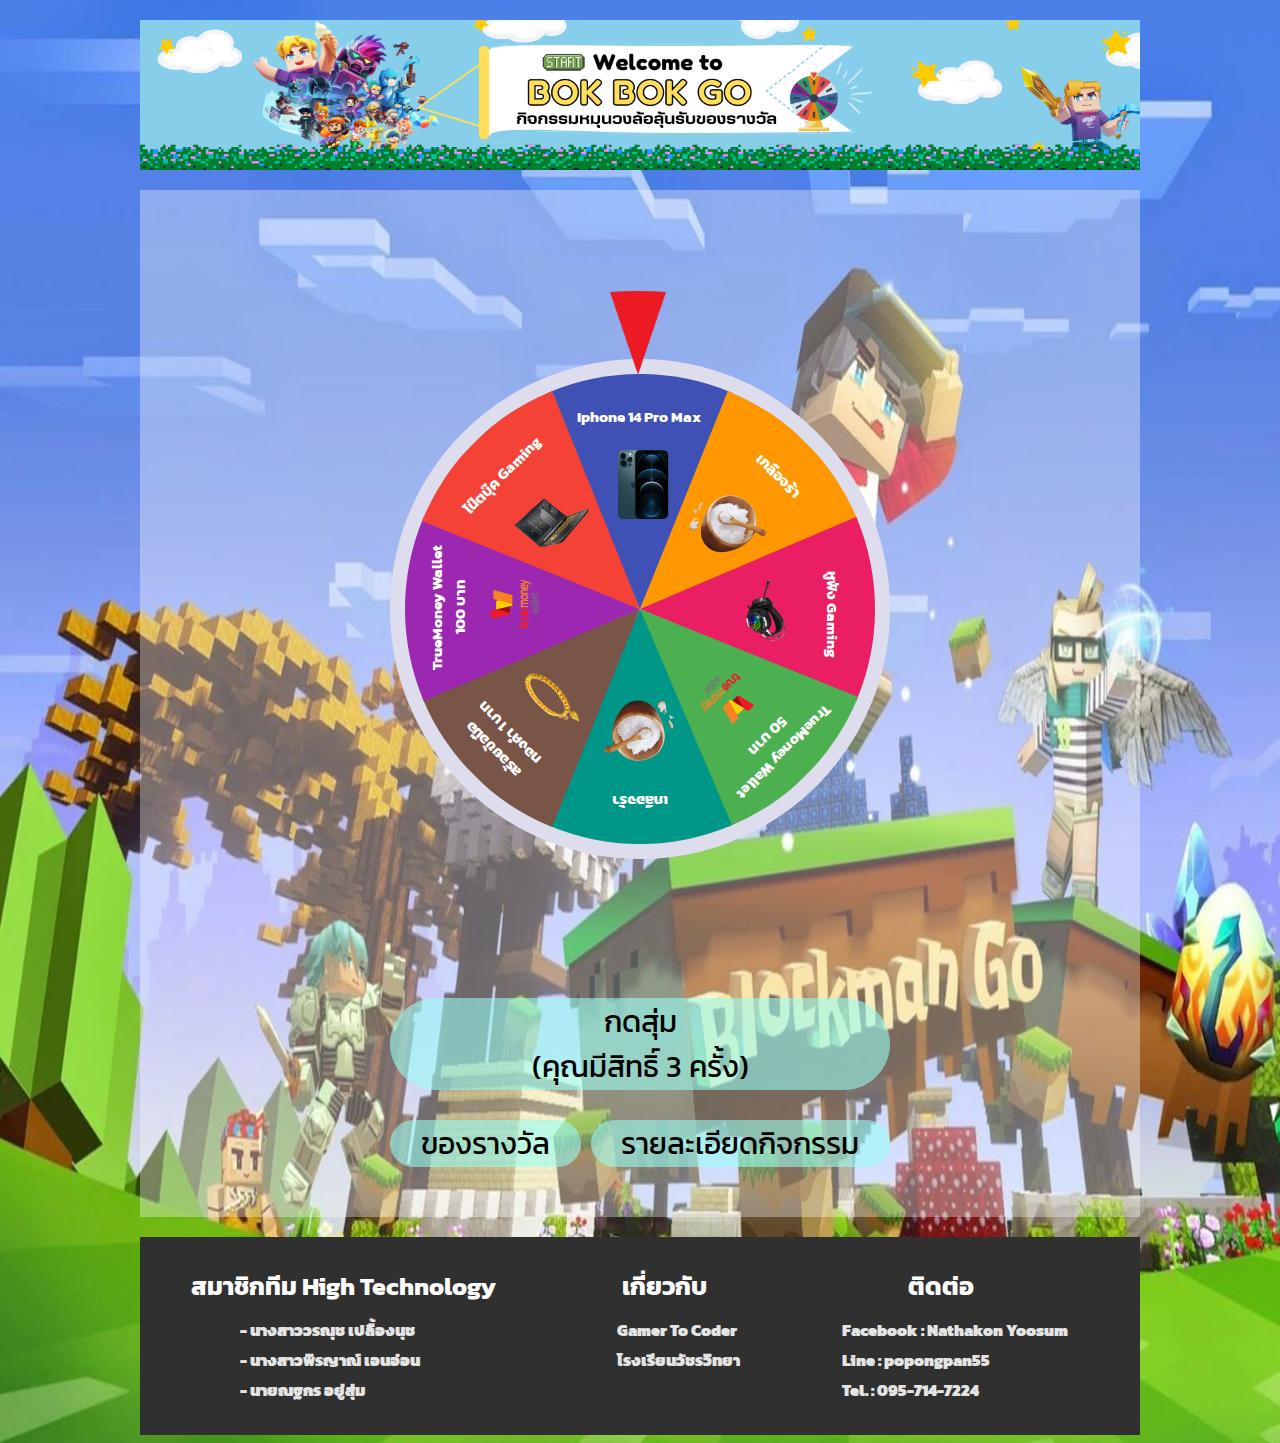
<file: bokbokgo/index.html>
<html lang="en">

<head>
    <meta charset="UTF-8">
    <meta name="viewport" content="width=device-width, initial-scale=1.0">
    <title>กิจกรรมBok Bok GO หมุนวงล้อลุ้นรับของรางวัล</title>
    <link rel="stylesheet" href="css/css.css">
    <link rel="preconnect" href="https://fonts.googleapis.com">
    <link rel="preconnect" href="https://fonts.gstatic.com" crossorigin>
    <link href="https://fonts.googleapis.com/css2?family=Kanit:wght@300&display=swap" rel="stylesheet">
</head>

<body style="background-image: url('image/backgrond.jpg');background-size: 1600px 1500px">
    <div class="contain" align="center">
        <header>
            <img src="image/banner.png" width="1000px" height="150px">
        </header>

        <main>
            <div class="spinwheel">
                <div class="container">
                    <div class="one">
                        <font id="font1">Iphone 14 Pro Max</font>
                        <img id="pic1" src="image/iphone14.png" width="75px" height="75px">
                    </div>
                    <div class="two">
                        <font id="font2">เกลือจร้า</font>
                        <img id="pic2" src="image/salt.png" width="75px" height="75px">
                    </div>
                    <div class="three">
                        <font id="font3">หูฟัง Gaming</font>
                        <img id="pic3" src="image/headphone.png" width="75px" height="75px">
                    </div>
                    <div class="four">
                        <font id="font4">TrueMoney Wallet
                            <br>50 บาท</font>
                        <img id="pic4" src="image/truemoneywallet.png" width="75px" height="75px">
                    </div>

                    <div class="five">
                        <font id="font5">เกลือจร้า</font>
                        <img id="pic5" src="image/salt.png" width="75px" height="75px">
                    </div>
                    <div class="six">
                        <font id="font6">สร้อยข้อมือ<br>ทองคำ 1 บาท</font>
                        <img id="pic6" src="image/gold.png" width="75px" height="75px">
                    </div>
                    <div class="seven">
                        <font id="font7">TrueMoney Wallet<br>100 บาท</font>
                        <img id="pic7" src="image/truemoneywallet.png" width="75px" height="75px">
                    </div>
                    <div class="eight ">
                        <font id="font8">โน๊ตบุ๊ค Gaming</font>
                        <img id="pic8" src="image/notebook.png" width="75px" height="75px">
                    </div>
                </div>
                <img src="image/spin.png" class="arrow ">
            </div>

            <div class="popup" id="pitem2">
                <button id="close1">&times;</button>
                <h2 id="award">ของรางวัล</h2>
                <ol class="prize">
                    <li id="aa">
                        <b>- Iphone 14 Pro Max</b></li>
                    <li id="bb">
                        <b>- สร้อยข้อมือทองคำ 1 บาท</b></li>
                    <li id="cc">
                        <b>- โน๊ตบุ๊ค Gaming</b></li>
                    <li id="dd">
                        <b>- หูฟัง Gaming</b></li>
                    <li id="ee">
                        <b>- TrueMoney Wallet 100 บาท</b></li>
                    <li id="ff">
                        <b>- TrueMoney Wallet 50 บาท</b></li>
                    <!--<img id="dec1" src="image/gold.png " width="75px" height="75px">-->
            </div>
            <div class="popup" id="pitem3">
                <button id="close2">&times;</button>
                <h2 id="detail"><b>รายละเอียดกิจกรรม</b></h2>
                <ol class="rule">
                    <li id="rule1"><b>- คุณมีสิทธิ์ 3 ครั้งในการสุ่มวงล้อ</b></li>
                    <li id="rule2"><b>- ของรางวัลที่ได้จะส่งถึงภายในวันที่ 1 ธันวาคม 2565</b></li>
                    <li id="rule3"><b>- สามารถเข้าร่วมกิจกรรมได้ตั้งเเต่วันนี้จนถึงวันที่ 31 ตุลาคม 2565<b></li>
                </ol>

            </div>
            <div class="containB">
                <button class="item1" id="spin">กดสุ่ม <br>(คุณมีสิทธิ์ 3 ครั้ง)</button>
                <button class="item2 ">ของรางวัล</button>
                <button class="item3 ">รายละเอียดกิจกรรม</button>
            </div>

        </main>


        <footer>
            <div class="card1">
                <h1 id="namemem">สมาชิกทีม High Technology</h1>
                <ol id="members">
                    <li><a href="https://www.facebook.com/woranuch.pinkz" target="_blank">- นางสาววรณุช เปลื้องนุช </a></li>
                    <li><a href="https://www.facebook.com/piraya08" target="_blank">- นางสาวพิรญาณ์ เอนอ่อน </a></li>
                    <li><a href="https://www.facebook.com/nathakon.yoosum" target="_blank">- นายณฐกร อยู่สุ่ม </a></li>
                </ol>
            </div>
            <div class="card2">
                <h1 id="about">เกี่ยวกับ</h1>
                <ol id="bout1">
                    <li><a href="https://gamertocoder.garena.co.th/?fbclid=IwAR04CAaP9JaGS25OvrfkzyFIGDRGamxglKVDeBlNrQ8PBGS8HH5Bxf2oZDI" target="_blank">Gamer To Coder</a></li>
                    <li><a href="https://www.wr.ac.th/" target="_blank">โรงเรียนวัชรวิทยา</a></li>

                </ol>
            </div>
            <div class="card3">
                <h1 id="cont">ติดต่อ</h1>
                <ol id="contract">
                    <li>Facebook : Nathakon Yoosum</li>
                    <li>Line : popongpan55</li>
                    <li>Tel. : 095-714-7224</li>
                </ol>
            </div>
        </footer>
    </div>


    <script src="script/script.js "></script>

</body>

</html>
</file>
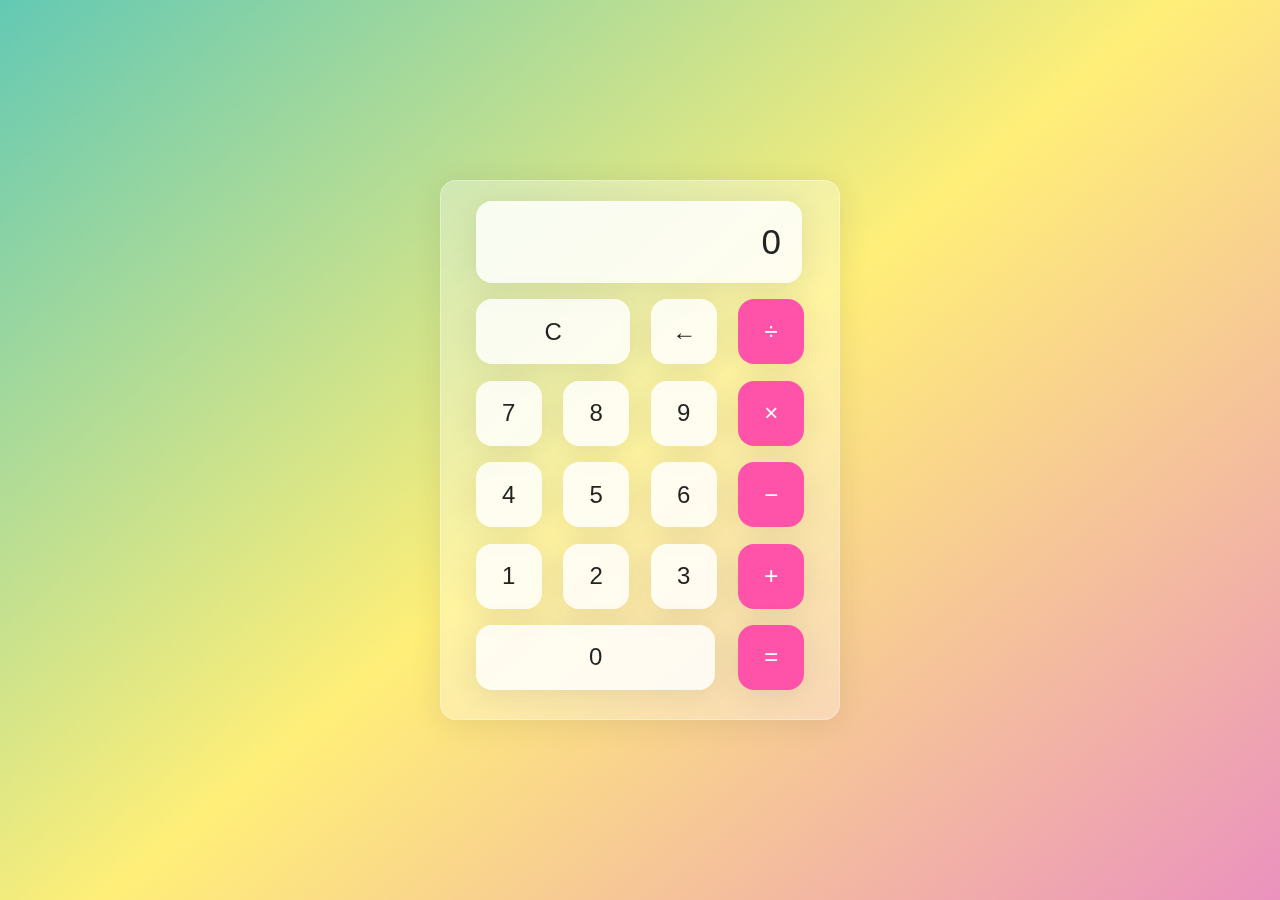
<file: calculator/index.html>
<!DOCTYPE html>
<html lang="en">
<head>
    <meta charset="UTF-8">
    <meta name="viewport" content="width=device-width, initial-scale=1.0">
    <link rel="stylesheet" href="style.css">
    <title>Calculator</title>
</head>
<body>
    <div class="wrapper">
        <section class="screen">
            0
        </section>

        <section class="calc-buttons">
            <div class="calc-button-row">
                <button class="calc-button double">
                    C
                </button>
                <button class="calc-button">
                    &larr;
                </button>
                <button class="calc-button">
                    &divide;
                </button>
            </div>

            <div class="calc-button-row">
                <button class="calc-button">
                    7
                </button>
                <button class="calc-button">
                    8
                </button>
                <button class="calc-button">
                    9
                </button>
                <button class="calc-button">
                    &times;
                </button>
            </div>

            <div class="calc-button-row">
                <button class="calc-button">
                    4
                </button>
                <button class="calc-button">
                    5
                </button>
                <button class="calc-button">
                    6
                </button>
                <button class="calc-button">
                    &minus;
                </button>
            </div>

            <div class="calc-button-row">
                <button class="calc-button">
                    1
                </button>
                <button class="calc-button">
                    2
                </button>
                <button class="calc-button">
                    3
                </button>
                <button class="calc-button">
                    &plus;
                </button>
            </div>

            <div class="calc-button-row">
                <button class="calc-button triple">
                    0
                </button>
                <button class="calc-button">
                    &equals;
                </button>
            </div>
        </section>
    </div>






    <script src="script.js"></script>
</body>
</html>
</file>
<file: bokbokgo/css/css.css>
* {
                box-sizing: border-box;
                font-family: 'Kanit', sans-serif;
            }
            
            body {
                padding: 0;
            }
            
            .spinwheel {
                margin: 0;
                padding: 0;
                align-items: center;
                justify-content: center;
                height: 82vh;
                overflow: hidden;
                display: flex;
            }
            
            .container {
                width: 500px;
                height: 500px;
                background-color: #ccc;
                border-radius: 50%;
                border: 15px solid #dde;
                position: relative;
                overflow: hidden;
                transition: 5s;
            }
            
            .container div {
                height: 50%;
                width: 200px;
                position: absolute;
                clip-path: polygon(100% 0, 50% 100%, 0 0);
                transform: translateX(-50%);
                transform-origin: bottom;
                text-align: center;
                display: flex;
                align-items: center;
                justify-content: center;
                font-size: 20px;
                font-weight: bold;
                font-family: sans-serif;
                color: #fff;
                left: 135px;
            }
            
            .container .one {
                background-color: #3f51b5;
                left: 50%;
            }
            
            .container .two {
                background-color: #ff9800;
                transform: rotate(45deg);
            }
            
            .container .three {
                background-color: #e91e63;
                transform: rotate(90deg);
            }
            
            .container .four {
                background-color: #4caf50;
                transform: rotate(135deg);
            }
            
            .container .five {
                background-color: #009688;
                transform: rotate(180deg);
            }
            
            .container .six {
                background-color: #795548;
                transform: rotate(225deg);
            }
            
            .container .seven {
                background-color: #9c27b0;
                transform: rotate(270deg);
            }
            
            .container .eight {
                background-color: #f44336;
                transform: rotate(315deg);
            }
            
            .arrow {
                position: absolute;
                top: 0;
                left: 40%;
                transform: translateX(-50%);
            }
            
            .arrow::before {
                content: "\1F817";
                font-size: 50px;
            }
            
            .contain {
                width: 0 40%;
            }
            
            header h1 {
                text-align: center;
            }
            
            .item1 {
                grid-area: b1;
                cursor: pointer;
            }
            
            .item2 {
                grid-area: b2;
            }
            
            .item3 {
                grid-area: b3;
            }
            
            .containB {
                display: grid;
                grid-template-areas: 'b1 b1' 'b2 b3';
                gap: 10px;
                width: 500px;
            }
            
            .containB button {
                padding: 1px;
                font-size: 30px;
                border-radius: 80px;
                background-color: #98fff593;
                border: none;
                margin-top: 20px;
            }
            
            .containB button:hover {
                opacity: 0.5;
            }
            
            .containB button:active {
                transform: translateY(4px);
            }
            
            .arrow {
                width: 60px;
                height: 90px;
                transform: rotate(0deg);
                top: 32%;
                left: 47.5%;
                /* animation: arrow-load 2s infinite; */
            }
            
            @keyframes Aarrow {
                0% {
                    translate: 0px 0px;
                }
                50% {
                    translate: 0px 30px;
                }
                0% {
                    translate: 0px 0px;
                }
            }
            
            #font1 {
                font-size: 15px;
                margin-bottom: 150px;
                margin-right: -20px;
                margin-left: -23px;
            }
            
            #pic1 {
                margin-bottom: 15px;
                margin-left: -75px;
            }
            
            #font2 {
                font-size: 15px;
                margin-bottom: 150px;
                margin-right: -65px;
                margin-left: 15px;
            }
            
            #pic2 {
                margin-bottom: 15px;
                margin-left: -3px;
            }
            
            #font3 {
                font-size: 15px;
                margin-bottom: 150px;
                margin-right: -65px;
                margin-left: 0px;
            }
            
            #pic3 {
                margin-bottom: 15px;
                margin-left: -20px;
            }
            
            #font4 {
                font-size: 15px;
                margin-bottom: 150px;
                margin-right: -65px;
                margin-left: -25px;
            }
            
            #pic4 {
                margin-bottom: 15px;
                margin-left: -34px;
            }
            
            #font5 {
                font-size: 15px;
                margin-bottom: 150px;
                margin-right: -65px;
                margin-left: 10px;
            }
            
            #pic5 {
                margin-bottom: 15px;
                margin-left: 0px;
            }
            
            #font6 {
                font-size: 15px;
                margin-bottom: 150px;
                margin-right: -65px;
                margin-left: 0px;
            }
            
            #pic6 {
                margin-bottom: 15px;
                margin-left: -19px;
            }
            
            #font7 {
                font-size: 15px;
                margin-bottom: 150px;
                margin-right: -65px;
                margin-left: -20px;
            }
            
            #pic7 {
                margin-bottom: 15px;
                margin-left: -34px;
            }
            
            #font8 {
                font-size: 15px;
                margin-bottom: 150px;
                margin-right: -65px;
                margin-left: -15px;
            }
            
            #pic8 {
                margin-bottom: 15px;
                margin-left: -20px;
                transform: rotate(5deg);
            }
            
            .popup {
                background-color: #96fbfb;
                width: 600px;
                height: 600px;
                padding: 30px 40px;
                position: absolute;
                transform: translate(-50%, -50%);
                left: 50%;
                top: 90%;
                border: 5px solid #ffffff;
                border-radius: 100px;
                font-family: "Poppins", sans-serif;
                display: none;
                text-align: center;
            }
            /*กากบาท*/
            
            .popup button {
                display: block;
                margin: 0 0 -15px auto;
                background-color: transparent;
                font-size: 40px;
                color: #010101;
                border: none;
                outline: none;
                cursor: pointer;
            }
            
            .popup ol {
                font-size: 14px;
                /* text-align: justify; */
                /* margin: 20px 0;
    line-height: 25px; */
            }
            
            footer {
                width: 1000px;
                margin-top: 20px;
                background-color: rgb(48, 48, 48);
                grid-template-areas: 'c1 c2 c3';
                gap: 10px;
                display: grid;
                padding: 20px;
            }
            
            footer li {
                color: rgb(228, 228, 228);
            }
            
            footer h1 {
                font-size: 25px;
                color: white;
                margin: 0;
                vertical-align: middle;
            }
            
            footer ol {
                list-style-type: none;
                text-align: left;
            }
            
            footer a {
                text-decoration: none;
                background-color: none;
                color: rgb(228, 228, 228);
                ;
            }
            
            .card1 {
                grid-area: c1;
            }
            
            .card2 {
                grid-area: c2;
            }
            
            .card3 {
                grid-area: c3;
            }
            
            main {
                width: 1000px;
                background-color: rgba(255, 255, 255, 0.343);
                margin-top: 20px;
                padding: 50px;
            }
            
            header {
                margin-top: 20px;
            }
            
            #pitem2 {
                background-color: #96fbfb;
                cursor: pointer;
            }
            
            #pitem3 {
                background-color: #96fbfb;
                cursor: pointer;
            }
            
            ol {
                list-style-type: none
            }
            
            #award {
                font-size: 50px;
                text-align: center;
                padding: 0px;
                border-radius: 5px;
                background-color: rgb(194, 149, 237);
                margin: 20px;
                border: #000000 solid;
                border-radius: 45px;
            }
            
            #aa {
                font-size: 24px;
            }
            
            #bb {
                font-size: 24px;
            }
            
            #cc {
                font-size: 24px;
            }
            
            #dd {
                font-size: 24px;
            }
            
            #ee {
                font-size: 24px;
            }
            
            #ff {
                font-size: 24px;
            }
            
            .prize {
                text-align: left;
                background-color: rgb(92, 255, 92);
                padding: 10px 60px;
                border: #000000 solid;
                border-radius: 45px;
            }
            
            #detail {
                text-align: center;
                font-size: 42px;
                background-color: #49f94f;
                padding: 20px 50px;
                border: #000000 solid;
                border-radius: 45px;
            }
            
            .rule {
                text-align: left;
            }
            
            #rule1 {
                font-size: 18px;
            }
            
            #rule2 {
                font-size: 18px;
            }
            
            #rule3 {
                font-size: 18px;
            }
            
            .prize {
                line-height: 42px;
            }
            
            .rule {
                text-align: left;
                background-color: rgb(255, 86, 218);
                padding: 40px 15px;
                border: #000000 solid;
                border-radius: 45px;
                line-height: 42px;
            }
            
            #namemem {
                text-align: center;
                margin: 10px;
            }
            
            #members {
                text-align: left;
                margin: 10px;
                padding-left: 70px;
                line-height: 30px;
            }
            
            #about {
                text-align: center;
                margin: 10px;
            }
            
            #bout1 {
                text-align: left;
                margin: 10px;
                padding-left: 70px;
                line-height: 30px;
            }
            
            #cont {
                text-align: center;
                margin-right: 40px;
                margin-top: 10px;
            }
            
            #contract {
                text-align: left;
                margin: 10px;
                padding-left: 30px;
                line-height: 30px;
            }
</file>
<file: calculator/style.css>
html {
    box-sizing: border-box;
    height: 100%;
}

*,
*::before,
*::after {
    box-sizing: inherit;
    margin: 0;
    padding: 0;
}

body {
    align-items: center;
    background: linear-gradient(320deg, #eb92be, #ffef78, #63c9b4);
    display: flex;
    font-family: 'Dosis', sans-serif;
    font-display: swap;
    height: inherit;
    justify-content: center;
}

.wrapper {
    backdrop-filter: blur(5.5px);
    -webkit-backdrop-filter: blur(5.5px);
    background: rgba(255, 255, 255, 0.75);
    border: 1px solid rgba(255, 255, 255, 0.01);
    border-radius: 16px;
    box-shadow: 0 4px 30px rgba(35, 35, 35, 0.1);
    color: #232323;
    backdrop-filter: blur(4px);
    -webkit-backdrop-filter: blur(4px);
    background: rgba(255, 255, 255, 0.30);
    border: 1px solid rgba(255, 255, 255, 0.34);
    flex-basis: 400px;
    height: 540px;
    padding: 20px 35px;
}

.screen {
    backdrop-filter: blur(5.5px);
    -webkit-backdrop-filter: blur(5.5px);
    background: rgba(255, 255, 255, 0.75);
    border: 1px solid rgba(255, 255, 255, 0.01);
    border-radius: 16px;
    box-shadow: 0 4px 30px rgba(35, 35, 35, 0.1);
    color: #232323;
    font-size: 35px;
    overflow: auto;
    padding: 20px;
    text-align: right;
    width: 326px;
}

.calc-button-row {
    display: flex;
    justify-content: space-between;
    margin: 5% 0;
}

.calc-button {
    backdrop-filter: blur(5.5px);
    -webkit-backdrop-filter: blur(5.5px);
    background: rgba(255, 255, 255, 0.75);
    border: 1px solid rgba(255, 255, 255, 0.01);
    border-radius: 16px;
    box-shadow: 0 4px 30px rgba(35, 35, 35, 0.1);
    color: #232323;
    flex-basis: 20%;
    font-family: inherit;
    font-size: 24px;
    height: 65px;
}

.calc-button:last-child {
    backdrop-filter: blur(5.5px);
    -webkit-backdrop-filter: blur(5.5px);
    background: rgba(255, 255, 255, 0.75);
    border: 1px solid rgba(255, 255, 255, 0.01);
    border-radius: 16px;
    box-shadow: 0 4px 30px rgba(35, 35, 35, 0.1);
    color: #fff;
    background: #fe53a8;
}

.calc-button:last-child:hover {
    background-color: inherit;
    color: inherit;
}

.calc-button:hover {
    background-color: inherit;
}

.calc-button:active {
    background-color: #ffef78;
}

.double {
    flex-basis: 47%;
}

.triple {
    flex-basis: 73%;
}
</file>
